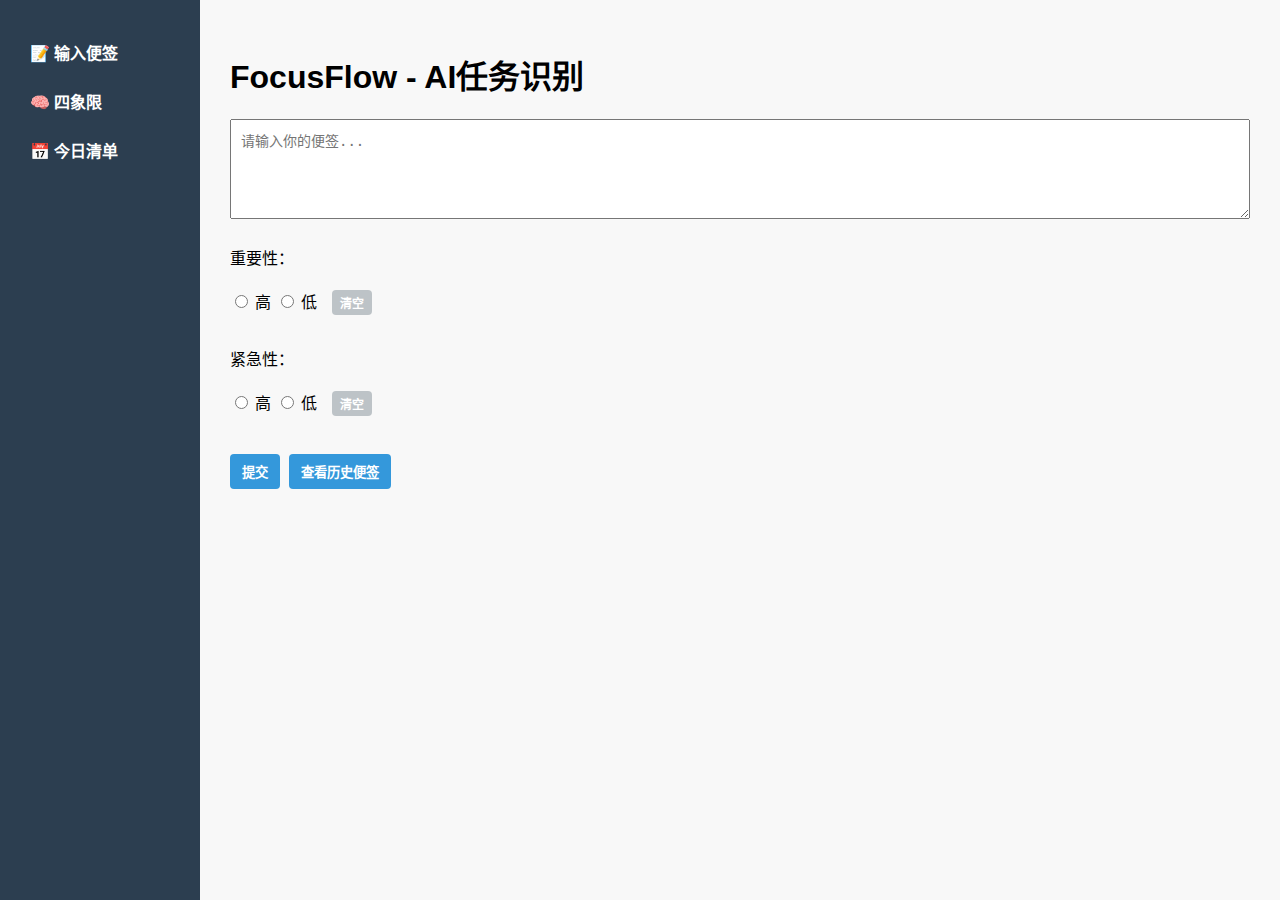
<file: index.html>
<link rel="stylesheet" href="index-style.css" />

<!DOCTYPE html>
<html lang="zh-CN">
  <head>
    <meta charset="UTF-8" />
    <meta name="viewport" content="width=device-width, initial-scale=1.0"/>
    <title>FocusFlow - 便签输入</title>
    <link rel="stylesheet" href="index-style.css" />
  
  <style>
    /* V0.1: 历史任务弹窗限高 + 滚动 */
    #historyPopup .popup-content{
      max-height: 70vh;
      overflow: hidden;
      display: flex;
      flex-direction: column;
    }
    #historyList{
      overflow-y: auto;
      max-height: 55vh; /* 留出标题/按钮空间 */
      padding-right: 6px; /* 给滚动条留点空间 */
    }
    .note-item{
      display:flex;
      align-items:center;
      justify-content:space-between;
      gap:8px;
      padding:6px 0;
      border-bottom:1px solid rgba(0,0,0,0.06);
    }
    .note-actions{
      display:flex;
      align-items:center;
      gap:6px;
      flex-shrink:0;
    }
    .status-badge{
      font-size:12px;
      padding:2px 6px;
      border-radius:999px;
      border:1px solid rgba(0,0,0,0.12);
      opacity:0.9;
    }
  </style>

</head>
<body>
  <div class="layout">
    <!-- ✅ 左侧导航栏 -->
    <aside class="sidebar">
      <nav>
        <ul>
          <li><a href="index.html">📝 输入便签</a></li>
          <li><a href="matrix.html">🧠 四象限</a></li>
          <li><a href="todo.html">📅 今日清单</a></li>
        </ul>
      </nav>
    </aside>

    <!-- ✅ 主内容区域 -->
    <main class="main-content">
      <h1>FocusFlow - AI任务识别</h1>

      <textarea id="noteInput" placeholder="请输入你的便签..."></textarea>
      <br />
      <!-- 重要性选择 -->
      <div class="priority-group">
        <p>重要性：</p>
        <label><input type="radio" name="importance" value="high"> 高</label>
        <label><input type="radio" name="importance" value="low"> 低</label>
        <button type="button" onclick="clearSelection('importance')">清空</button>
      </div>
      <!-- 紧急性选择 -->
      <div class="priority-group">
        <p>紧急性：</p>
        <label><input type="radio" name="urgency" value="high"> 高</label>
        <label><input type="radio" name="urgency" value="low"> 低</label>
        <button type="button" onclick="clearSelection('urgency')">清空</button>
      </div>
      <br />
      <button id="submitNote">提交</button>
      <button id="viewHistory">查看历史便签</button>

      <!-- 提交成功弹窗 -->
      <div id="submitPopup" class="popup hidden">
        <div class="popup-content">
          <p>提交成功！</p>
          <button id="closeSubmitPopup">关闭</button>
        </div>
      </div>

      <!-- 历史弹窗 -->
      <div id="historyPopup" class="popup hidden">
        <div class="popup-content">
          <h3>历史便签</h3>
          <div id="historyList"></div>
          <button id="closeHistoryPopup">关闭</button>
        </div>
      </div>
    </main>
  </div>

  <script src="index-script.js"></script>
</body>
</html>
</file>
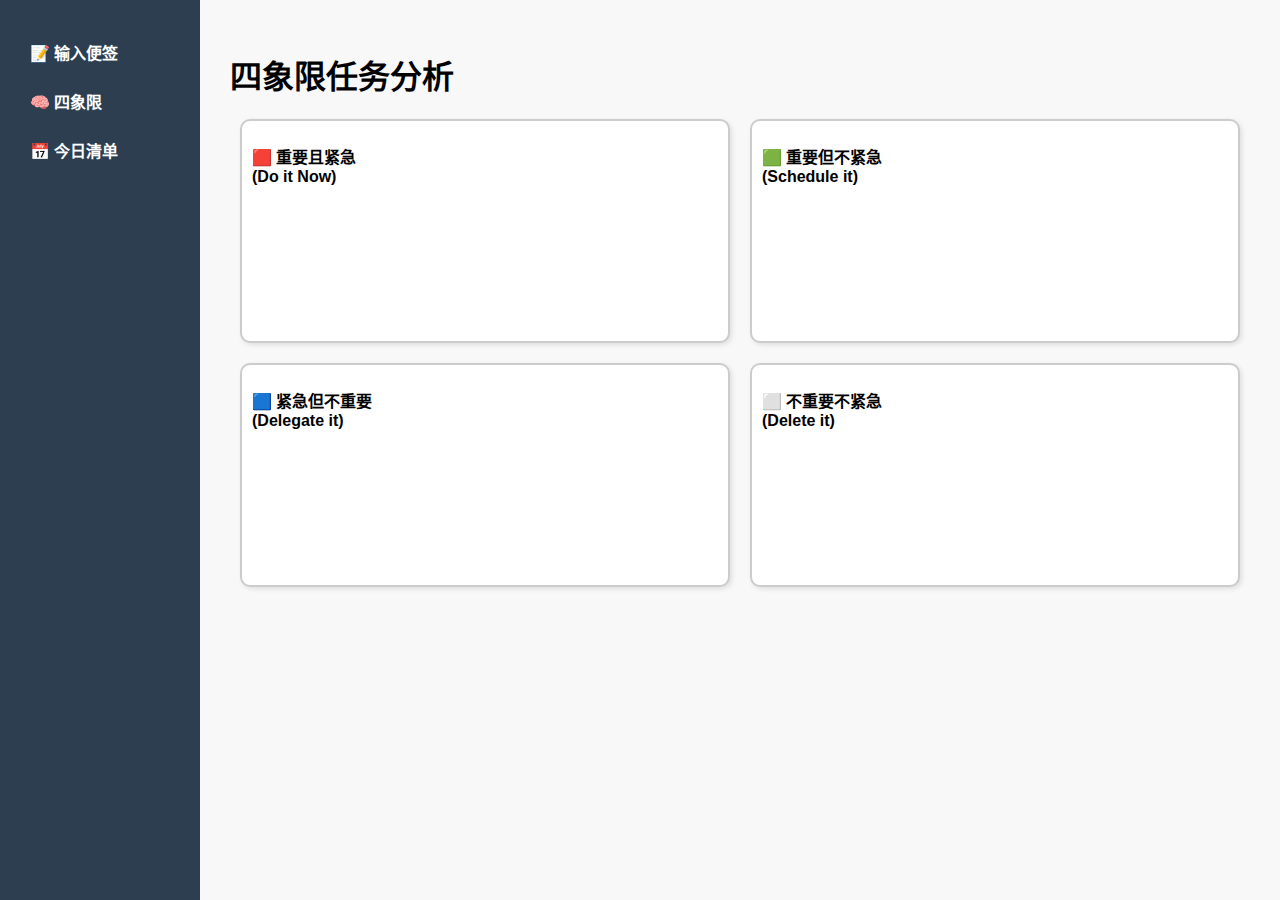
<file: matrix.html>
<link rel="stylesheet" href="matrix-style.css" />

<!DOCTYPE html>
<html lang="zh-CN">
<head>
  <meta charset="UTF-8" />
  <meta name="viewport" content="width=device-width, initial-scale=1.0"/>
  <title>FocusFlow - 四象限任务分析</title>
  <link rel="stylesheet" href="matrix-style.css" />
</head>
<body>
  <div class="layout">
    <!-- ✅ 侧边栏 -->
    <aside class="sidebar">
      <nav>
        <ul>
          <li><a href="index.html">📝 输入便签</a></li>
          <li><a href="matrix.html">🧠 四象限</a></li>
          <li><a href="todo.html">📅 今日清单</a></li>
        </ul>
      </nav>
    </aside>

    <!-- ✅ 主内容区域 -->
    <main class="main-content">
      <h1>四象限任务分析</h1>

      <div class="matrix-container">
        <div class="quadrant" id="q1">
          <h2>🟥 重要且紧急<br>(Do it Now)</h2>
          <div class="task-list"></div>
        </div>
        <div class="quadrant" id="q2">
          <h2>🟩 重要但不紧急<br>(Schedule it)</h2>
          <div class="task-list"></div>
        </div>
        <div class="quadrant" id="q3">
          <h2>🟦 紧急但不重要<br>(Delegate it)</h2>
          <div class="task-list"></div>
        </div>
        <div class="quadrant" id="q4">
          <h2>⬜ 不重要不紧急<br>(Delete it)</h2>
          <div class="task-list"></div>
        </div>
      </div>
    </main>
  </div>

  <script src="matrix-script.js"></script>
</body>
</html>
</file>
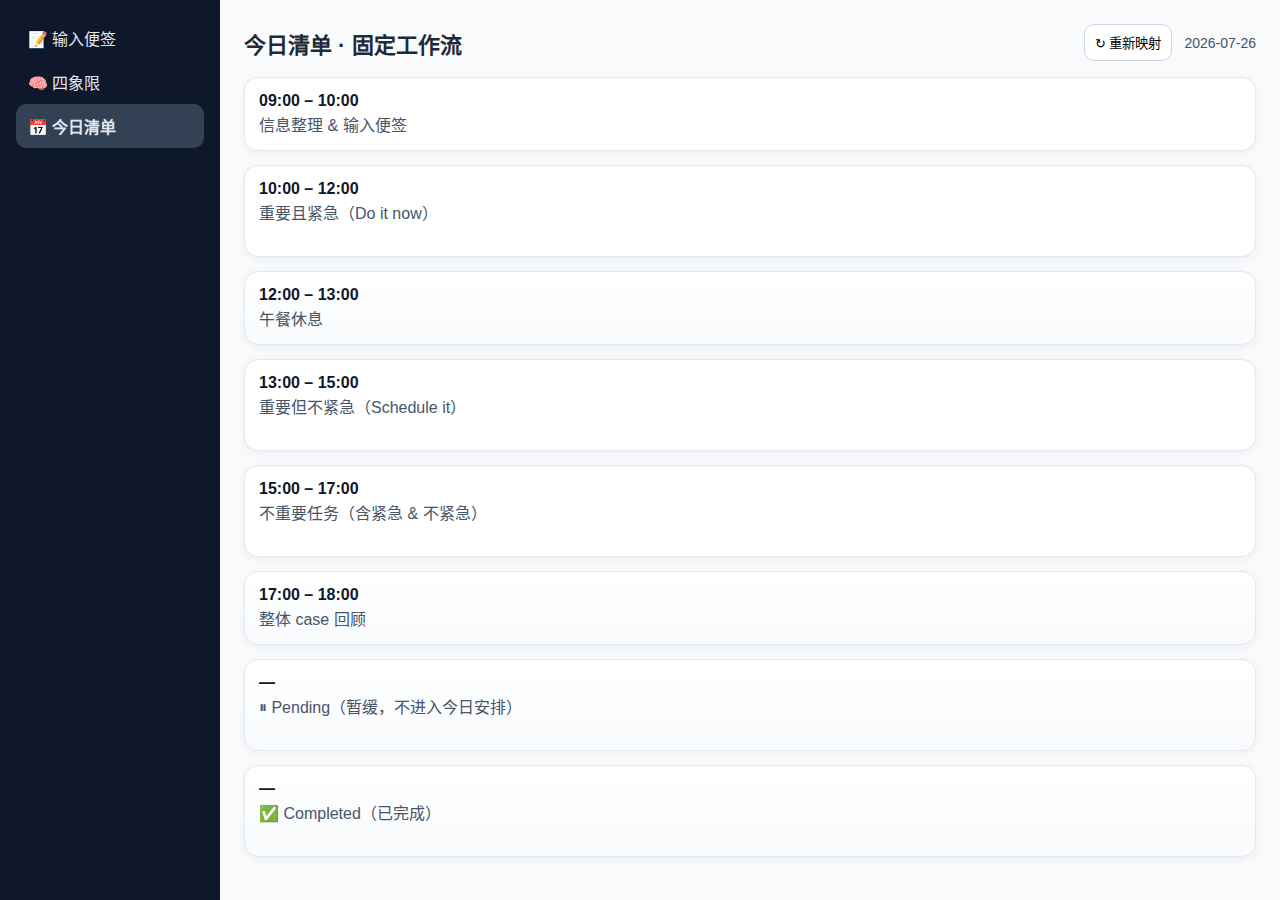
<file: todo.html>
<!DOCTYPE html>
<html lang="zh-CN">
<head>
  <meta charset="UTF-8" />
  <meta name="viewport" content="width=device-width, initial-scale=1.0"/>
  <title>FocusFlow - 今日清单（日程视图）</title>
  <link rel="stylesheet" href="todo-style.css" />
</head>
<body>
  <div class="layout">
    <!-- ✅ 侧边栏 -->
    <aside class="sidebar">
      <nav>
        <ul>
          <li><a href="index.html">📝 输入便签</a></li>
          <li><a href="matrix.html">🧠 四象限</a></li>
          <li><a class="active" href="todo.html">📅 今日清单</a></li>
        </ul>
      </nav>
    </aside>

    <!-- ✅ 主内容 -->
    <main class="main-content">
      <header class="header">
        <h1>今日清单 · 固定工作流</h1>
        <div class="toolbar">
          <button id="refreshBtn" title="重新从四象限映射任务">↻ 重新映射</button>
          <span id="todayLabel"></span>
        </div>
      </header>

      <!-- ✅ 日程容器（09:00 起纵向模块） -->
      <section id="agenda" class="agenda">
        <!-- 09:00–10:00 信息整理 -->
        <div class="slot" data-slot="inbox">
          <div class="slot-time">09:00 – 10:00</div>
          <div class="slot-title">信息整理 & 输入便签</div>
        </div>

        <!-- 10:00–12:00 Q1 重要且紧急 -->
        <div class="slot" data-slot="q1">
          <div class="slot-time">10:00 – 12:00</div>
          <div class="slot-title">重要且紧急（Do it now）</div>
          <ul class="task-ul" data-accepts="q1"></ul>
        </div>

        <!-- 12:00–13:00 午餐 -->
        <div class="slot static" data-slot="lunch">
          <div class="slot-time">12:00 – 13:00</div>
          <div class="slot-title">午餐休息</div>
        </div>

        <!-- 13:00–15:00 Q2 重要不紧急 -->
        <div class="slot" data-slot="q2">
          <div class="slot-time">13:00 – 15:00</div>
          <div class="slot-title">重要但不紧急（Schedule it）</div>
          <ul class="task-ul" data-accepts="q2"></ul>
        </div>

        <!-- 15:00–17:00 Q3+Q4 不重要（含紧急&不紧急） -->
        <div class="slot" data-slot="q34">
          <div class="slot-time">15:00 – 17:00</div>
          <div class="slot-title">不重要任务（含紧急 & 不紧急）</div>
          <ul class="task-ul" data-accepts="q34"></ul>
        </div>

        <!-- 17:00–18:00 回顾 -->
        <div class="slot static" data-slot="review">
          <div class="slot-time">17:00 – 18:00</div>
          <div class="slot-title">整体 case 回顾</div>
        </div>
      
        <!-- V0.1: Pending / Completed 区（不占用当日日程，但保留展示） -->
        <div class="slot static" data-slot="pending">
          <div class="slot-time">—</div>
          <div class="slot-title">⏸ Pending（暂缓，不进入今日安排）</div>
          <ul class="task-ul" id="pendingList"></ul>
        </div>

        <div class="slot static" data-slot="completed">
          <div class="slot-time">—</div>
          <div class="slot-title">✅ Completed（已完成）</div>
          <ul class="task-ul" id="completedList"></ul>
        </div>
</section>
    </main>
  </div>

  <template id="taskItemTpl">
    <li class="task-li" draggable="true">
      <label class="task-check">
        <input type="checkbox" class="task-done">
        <span class="checkmark"></span>
      </label>
      <span class="task-text"></span>
      <span class="task-chip"></span>
  
      <!-- 新增：删除按钮 -->
      <button class="task-del" title="删除">✕</button>
    </li>
  </template>

  <script src="todo-script.js"></script>
</body>
</html>
</file>
<file: index-style.css>
/* ========== Layout ========== */
body {
  margin: 0;
  font-family: sans-serif;
  background-color: #f8f8f8;
}

.layout {
  display: flex;
  height: 100vh;
  overflow: hidden;
}

/* ========== Sidebar ========== */
.sidebar {
  width: 200px;
  background-color: #2c3e50;
  padding: 20px;
  color: white;
  box-sizing: border-box;
}

.sidebar ul {
  list-style: none;
  padding: 0;
  margin: 0;
}

.sidebar li {
  margin: 15px 0;
}

.sidebar a {
  color: white;
  text-decoration: none;
  font-weight: bold;
  display: block;
  padding: 5px 10px;
  border-radius: 4px;
}

.sidebar a:hover {
  background-color: #1abc9c;
}

/* ========== Main Content ========== */
.main-content {
  flex: 1;
  padding: 30px;
  overflow-y: auto;
  box-sizing: border-box;
}

/* ========== Note Input Area ========== */
textarea {
  width: 100%;
  height: 100px;
  margin-bottom: 10px;
  font-size: 14px;
  padding: 10px;
  resize: vertical;
}

button {
  margin: 5px 5px 15px 0;
  padding: 8px 12px;
  background-color: #3498db;
  color: white;
  border: none;
  border-radius: 4px;
  cursor: pointer;
  font-weight: bold;
}

button:hover {
  background-color: #2980b9;
}

/* 输入紧急性+重要性样式 */
.priority-group button {
  margin-left: 10px;
  padding: 4px 8px;
  background-color: #bdc3c7;
  border: none;
  border-radius: 4px;
  font-size: 12px;
  cursor: pointer;
}

.priority-group button:hover {
  background-color: #95a5a6;
}

/* ========== Popup Style ========== */
.popup {
  position: fixed;
  top: 0; left: 0; right: 0; bottom: 0;
  background-color: rgba(0,0,0,0.5);
  display: flex;
  align-items: center;
  justify-content: center;
  z-index: 999;
}

.popup-content {
  background-color: white;
  padding: 20px;
  border-radius: 8px;
  min-width: 300px;
  text-align: center;
  box-shadow: 0 0 10px rgba(0,0,0,0.2);
}

.hidden {
  display: none;
}

/* ========== History Notes ========== */
.note-item {
  display: flex;
  justify-content: space-between;
  align-items: center;
  padding: 6px 10px;
  margin-bottom: 6px;
  background-color: #eaeaea;
  border-radius: 4px;
  font-size: 14px;
}

.note-item button {
  background-color: #e74c3c;
  padding: 4px 8px;
  font-size: 12px;
}

.note-item button:hover {
  background-color: #c0392b;
}
</file>
<file: matrix-style.css>
/* ========== Layout ========== */
body {
  margin: 0;
  font-family: sans-serif;
  background-color: #f8f8f8;
}

.layout {
  display: flex;
  height: 100vh;
  overflow: hidden;
}

.sidebar {
  width: 200px;
  background-color: #2c3e50;
  padding: 20px;
  color: white;
  box-sizing: border-box;
}

.sidebar ul {
  list-style: none;
  padding: 0;
  margin: 0;
}

.sidebar li {
  margin: 15px 0;
}

.sidebar a {
  color: white;
  text-decoration: none;
  font-weight: bold;
  display: block;
  padding: 5px 10px;
  border-radius: 4px;
}

.sidebar a:hover {
  background-color: #1abc9c;
}

.main-content {
  flex: 1;
  padding: 30px;
  overflow-y: auto;
  box-sizing: border-box;
}

/* ========== Matrix Grid ========== */
.matrix-container {
  display: grid;
  grid-template-columns: 1fr 1fr;
  grid-template-rows: 1fr 1fr;
  gap: 20px;
  max-width: 1000px;
  margin: auto;
}

.quadrant {
  border: 2px solid #ccc;
  border-radius: 10px;
  padding: 10px;
  background-color: white;
  min-height: 200px;
  box-shadow: 2px 2px 5px rgba(0,0,0,0.1);
}

.quadrant h2 {
  font-size: 16px;
  margin-bottom: 10px;
}

.task-list {
  text-align: left;
}

.task-item {
  background-color: #eaeaea;
  margin: 5px 0;
  padding: 5px 8px;
  border-radius: 6px;
  font-size: 14px;
}
</file>
<file: todo-style.css>
/* 布局基础 */
* { box-sizing: border-box; }
body { margin:0; font-family: -apple-system,BlinkMacSystemFont,"Segoe UI",Roboto,Inter,"PingFang SC","Hiragino Sans GB","Microsoft YaHei",sans-serif; color:#1f2937; background:#f8fafc; }
.layout { display:flex; min-height: 100vh; }

/* 侧边栏 */
.sidebar { width: 220px; background:#0f172a; color:#e2e8f0; padding:16px; }
.sidebar ul { list-style:none; padding:0; margin:0; }
.sidebar a { display:block; padding:10px 12px; color:#e2e8f0; text-decoration:none; border-radius:10px; }
.sidebar a:hover { background:#1e293b; }
.sidebar a.active { background:#334155; font-weight:600; }

/* 主体 */
.main-content { flex:1; padding:24px; }
.header { display:flex; align-items:center; justify-content:space-between; margin-bottom:16px; }
.header h1 { font-size:22px; margin:0; }
.toolbar { display:flex; gap:12px; align-items:center; }
#refreshBtn { border:1px solid #cbd5e1; background:white; padding:8px 10px; border-radius:10px; cursor:pointer; }
#refreshBtn:hover { background:#f1f5f9; }
#todayLabel { font-size:14px; color:#475569; }

/* 日程容器 */
.agenda { display:flex; flex-direction:column; gap:14px; }
.slot { background:white; border:1px solid #e2e8f0; border-radius:14px; padding:14px; box-shadow:0 2px 8px rgba(15,23,42,0.05); }
.slot.static { background:linear-gradient(180deg,#fff,#f8fafc); }
.slot-time { font-weight:600; color:#0f172a; }
.slot-title { margin-top:2px; color:#475569; }
.slot-hint { margin-top:6px; font-size:12px; color:#94a3b8; }

/* 任务列表 */
.task-ul { margin:8px 0 0; padding:0; list-style:none; min-height: 10px; }
.task-li { display:flex; align-items:center; gap:10px; padding:8px 10px; border:1px solid #e5e7eb; border-radius:12px; margin:8px 0; background:#ffffff; cursor:grab; }
.task-li:active { cursor:grabbing; }
.task-text { flex:1; }
.task-chip { font-size:11px; padding:2px 8px; border-radius:999px; background:#f1f5f9; color:#0f172a; border:1px solid #e2e8f0; }

/* 勾选样式 */
.task-check { position:relative; width:20px; height:20px; display:inline-flex; align-items:center; justify-content:center; }
.task-check input { opacity:0; position:absolute; width:20px; height:20px; cursor:pointer; }
.checkmark { width:16px; height:16px; border-radius:4px; border:1.5px solid #94a3b8; display:inline-block; }
.task-check input:checked + .checkmark { background:#10b981; border-color:#10b981; }

/* 完成态（四象限页面应根据 completed:true 加删除线） */
.completed { text-decoration: line-through; color:#94a3b8; }
.drag-over { outline:2px dashed #64748b; outline-offset:4px; border-radius:12px; }
</file>
